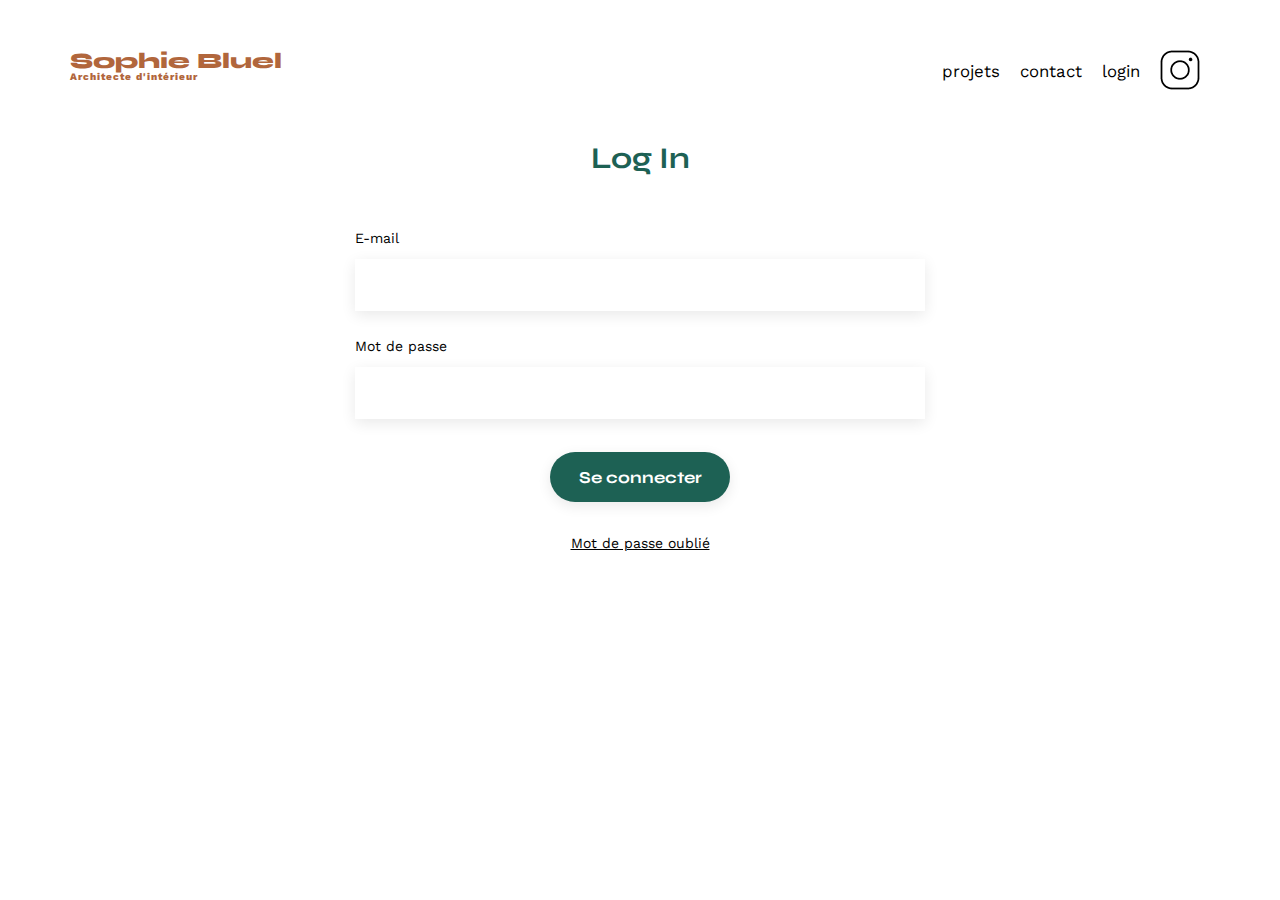
<file: FrontEnd/login.html>
<!DOCTYPE html>
<html lang="en">
  <head>
    <meta charset="UTF-8" />
    <meta name="viewport" content="width=device-width, initial-scale=1.0" />
    <title>Sophie Bluel - Architecte d'intérieur</title>
    <link
      href="https://fonts.googleapis.com/css2?family=Syne:wght@700;800&family=Work+Sans&display=swap"
      rel="stylesheet"
    />
    <meta name="description" content="" />
    <link
      rel="stylesheet"
      href="https://cdnjs.cloudflare.com/ajax/libs/font-awesome/6.2.1/css/all.min.css"
      integrity="sha512-MV7K8+y+gLIBoVD59lQIYicR65iaqukzvf/nwasF0nqhPay5w/9lJmVM2hMDcnK1OnMGCdVK+iQrJ7lzPJQd1w=="
      crossorigin="anonymous"
      referrerpolicy="no-referrer"
    />
    <link rel="stylesheet" href="./assets/style.css" />
    <script src="login.js" defer></script>
  </head>
  <body>
    <header>
      <a href="index.html">
        <h1 id="test">Sophie Bluel <span>Architecte d'intérieur</span></h1>
      </a>
      <nav>
        <ul>
          <a href="index.html#portfolio">
            <li>projets</li>
          </a>
          <a>
            <li>contact</li>
          </a>
          <a>
            <li>login</li>
          </a>
          <li><img src="./assets/icons/instagram.png" alt="Instagram" /></li>
        </ul>
      </nav>
    </header>
    <main>
      <section id="contact">
        <h2>Log In</h2>
        <form id="login-form" action="#" method="post">
          <label for="email">E-mail</label>
          <input type="email" name="email" id="email" />
          <label for="password">Mot de passe</label>
          <input type="password" name="password" id="password" />

          <input class="btn-login" type="submit" value="Se connecter" />
          <div class="forgetmdp">
            <a href="#"
              ><p><u>Mot de passe oublié</u></p></a
            >
          </div>
        </form>
      </section>
    </main>
    <footer></footer>
  </body>
</html>
</file>
<file: FrontEnd/assets/style.css>
/* http://meyerweb.com/eric/tools/css/reset/
   v2.0 | 20110126
   License: none (public domain)
*/

html, body, div, span, applet, object, iframe,
h1, h2, h3, h4, h5, h6, p, blockquote, pre,
a, abbr, acronym, address, big, cite, code,
del, dfn, em, img, ins, kbd, q, s, samp,
small, strike, strong, sub, sup, tt, var,
b, u, i, center,
dl, dt, dd, ol, ul, li,
fieldset, form, label, legend,
table, caption, tbody, tfoot, thead, tr, th, td,
article, aside, canvas, details, embed,
figure, figcaption, footer, header, hgroup,
menu, nav, output, ruby, section, summary,
time, mark, audio, video {
	margin: 0;
	padding: 0;
	border: 0;
	font-size: 100%;
	font: inherit;
	vertical-align: baseline;
}
/* HTML5 display-role reset for older browsers */
article, aside, details, figcaption, figure,
footer, header, hgroup, menu, nav, section {
	display: block;
}
body {
	line-height: 1;
}
ol, ul {
	list-style: none;
}
blockquote, q {
	quotes: none;
}
blockquote:before, blockquote:after,
q:before, q:after {
	content: '';
	content: none;
}
table {
	border-collapse: collapse;
	border-spacing: 0;
}
/** end reset css**/
body {
	max-width: 1140px;
	margin:auto;
	font-family: 'Work Sans' ;
	font-size: 14px;
}
header {
	display: flex;
	justify-content: space-between;
	margin: 50px 0
}
section {
	margin: 50px 0
}

h1{
	display: flex;
	flex-direction: column;
	font-family: 'Syne';
	font-size: 22px;
	font-weight: 800;
	color: #B1663C
}

h1 > span {
	font-family: 'Work Sans';
	font-size:10px;
	letter-spacing: 0.1em;
;
}

h2{
	font-family: 'Syne';
	font-weight: 700;
	font-size: 30px;
	color: #1D6154
}
nav ul {
	display: flex;
	align-items: center;
	list-style-type: none;

}
nav li {
	padding: 0 10px;
	font-size: 1.2em;
}

li:hover {
	color: #B1663C;
}
#introduction {
	display: flex;
	align-items: center;
}
#introduction figure {
	flex: 1
}
#introduction img {
	display: block;
	margin: auto;
	width: 80%;
}

#introduction article {
	flex: 1
}
#introduction h2 {
	margin-bottom: 1em;
}

#introduction p {
	margin-bottom: 0.5em;
}
#portfolio h2 {
	text-align: center;
	margin-bottom: 1em;
}
.gallery {
	width: 100%;
	display: grid;
	grid-template-columns: 1fr 1fr 1fr;
	grid-column-gap: 20px;
	grid-row-gap: 20px;
}

.gallery img {
	width: 100%;

}
#contact {
	width: 50%;
margin: auto;
}
#contact > * {
	text-align: center;

}
#contact h2{
	margin-bottom: 20px;
}
#contact form {
	text-align: left;
	margin-top:30px;
	display: flex;
	flex-direction: column;
}

#contact input {
	height: 50px;
	font-size: 1.2em;
	border: none;
	box-shadow: 0px 4px 14px rgba(0, 0, 0, 0.09);
}
#contact label {
	margin: 2em 0 1em 0;
}
#contact textarea {
	border: none;
	box-shadow: 0px 4px 14px rgba(0, 0, 0, 0.09);
}

input[type="submit"]{
	font-family: 'Syne';
	font-weight: 700;
	color: white;
	background-color: #1D6154;
	margin : 2em auto ;
	width: 180px;
	text-align: center;
	border-radius: 60px ;
}

footer nav ul {
	display: flex;
	justify-content: flex-end;
	margin: 2em
}

.btn-center {

	display: flex;
	justify-content: center;
	gap: 20px;
	margin-bottom: 20px;;


}

.btn {

	border: 1px solid #1D6154;
	border-radius: 50px; 
	background-color: white;
	padding: 7px 18px;
    font-family: 'Syne';
    font-style: normal;
    font-weight: 700;
	font-size: 16px;
	color: #1D6154;
	cursor: pointer;
}


.btn:hover {

	background-color: #1D6154;
	color: white;

}

.btn-active {

	background: #1D6154;
	border: 1px solid #1D6154;
	border-radius: 60px;
	color: #FFFFFF;

}

a {

	color: inherit;
	text-decoration: none;


}

.login {
	display: flex;
	align-items: center;
	justify-content: center;
	margin-bottom: 40px;

}

.login h1 {
	font-family: 'Syne';
    font-style: normal;
    font-weight: 700;
	color: #1D6154;
	font-size: 30px;
}



/* .email {
	display: flex;
	align-items: center;
	justify-content: center;

}


.password {
	display: flex;
	align-items: center;
	justify-content: center;
	margin-top: 20px;

} */

.forgetmdp {
	display: flex;
	align-items: center;
	justify-content: center;
	
}

.btn-login:hover {

	background-color: #4AD2B8;
	box-shadow: 0px 4px 10px 0px rgba(0, 0, 0, 0.35);
	cursor: pointer;

}



.error{

	display: none;
	color: purple;
}


.mode-edition {
	width: 100%;
	background-color: black;
	display: flex;
	align-items: center;
	justify-content: center;
	margin-top: 0px;
	height: 50px;

}


.mode-edition i {
	color: white;
}

.modify {
	color: white;

}

.logo {
	display: flex;
	justify-content: center;
	align-items: center;
	gap: 10px;
}


.portfolio-modify {
	display: flex;
	justify-content: center;
	align-items: baseline;
	gap: 10px;

}

.portfolio-modify i {
	margin-left: 20px;

}

.hidden {
	display: none;
}




/* Modal */
.modal {
	display: none;
	align-items: center;
	justify-content: center;
	position: fixed;
	width: 100%;
	height: 100%;
	top: 0;
	left: 0;
	background: rgba(0, 0, 0, 0.3);
	z-index: 1;
}

.modal2 {
	display: none;
	align-items: center;
	justify-content: center;
	position: fixed;
	width: 100%;
	height: 100%;
	top: 0;
	left: 0;
	background: rgba(0, 0, 0, 0.3);
	z-index: 1;
}


.container {
	display: flex;
	flex-direction: column;
	align-items: center;
	width: 630px;
	padding: 30px;
	border-radius: 10px;
	background-color: #FFFFFF;
	margin: auto;
	overflow: auto;
	z-index: 2;

}
.cross  {
	display: flex;
	flex-direction: row;
	width: 100%;
	justify-content: flex-end;
}

.cross2 {

	display: flex;
	justify-content: space-between;
	width: 100%;
}

.modal i {
	display: block;
	font-size: 1.5em;
	border-bottom: 10px;
}
.modalTitle {
	font-size: 26px;
	margin-bottom: 47px;
}
.bar {
	width: 70%;
	border-bottom: 1px solid #B3B3B3;
	padding-bottom: 47px;
}

.modalContent{

	display: grid;
    grid-template-columns: 1fr 1fr 1fr 1fr 1fr;
    grid-auto-rows: 1fr;
    grid-column-gap: 8px;
    grid-row-gap: 10px;
	padding: 0 80px;
}




.addPictureBtn {
	width: auto;
	padding: 10px 49px;
	font-family: 'Syne';
    font-weight: 700;
    color: white;
    background-color: #1D6154;
    margin: 2em auto;
    width: 180px;
    text-align: center;
    border-radius: 60px;
    font-size: 1.2em;
	cursor: pointer;
  
}

.portfolio-modify p {
    cursor: pointer;
}

.miniWork {

	position: relative;
}

.miniWork img {

	width: 100%;
    object-fit: cover;
    height: 92%;
}


.miniWork i {

	display: flex;
    box-sizing: border-box;
    background-color: black;
    color: white;
    font-size: 0.7em;
    padding: 4px 5px;
    border-radius: 2px;
    position: absolute;
    top: 5px;
    right: 5px;
}

#addPictureForm{

	display: flex;
    flex-direction: column;
    width: 100%;
    gap: 10px;	
}


.labelPhoto{

	display: flex;
    flex-direction: column;
    align-items: center;
    height: 180px;
    background-color: #e5edf1;
    border-radius: 3px;
    margin-bottom: 30px;
    text-align: center;
    width: 400px;
    padding-top: 25px;
    position: relative;
    box-sizing: border-box;
}

#browsePictures{

	color: #356d8d;
    background-color: #ccd3d6;
    border: none;
    padding: 10px 33px;
    margin-bottom: 10px;
    display: inline-block;
    cursor: pointer;
	border-radius: 20px;
	font-weight: bold;

}

.labelPhoto p{

	font-size: 10px;

}

.labelPhoto i{

	font-size: 64px;
	color: #ccd3d6;
	margin-bottom: 8px;

}

#title {

	height: 50px;
    font-size: 1.2em;
    border: none;
    box-shadow: 0px 4px 14px rgba(0, 0, 0, 0.09);
}


#selectCategory {

	height: 50px;
    font-size: 1.2em;
    border: none;
    box-shadow: 0px 4px 14px rgba(0, 0, 0, 0.09);

}


#valider {

	width: 250px;
	height: 39px;
	border: none;
	background-color: #a6abad;
}

#photo {

	display: none;
}


#picturePreviewImg {

	display: flex;
  background-color: #e5edf1;
  height: 180px;
  width: 400px;
  justify-content: center;
}

#picturePreview img {
	
	object-fit: cover;
  }

  #error-message {

	color: purple;
	margin-top: 10px;

  }
</file>
